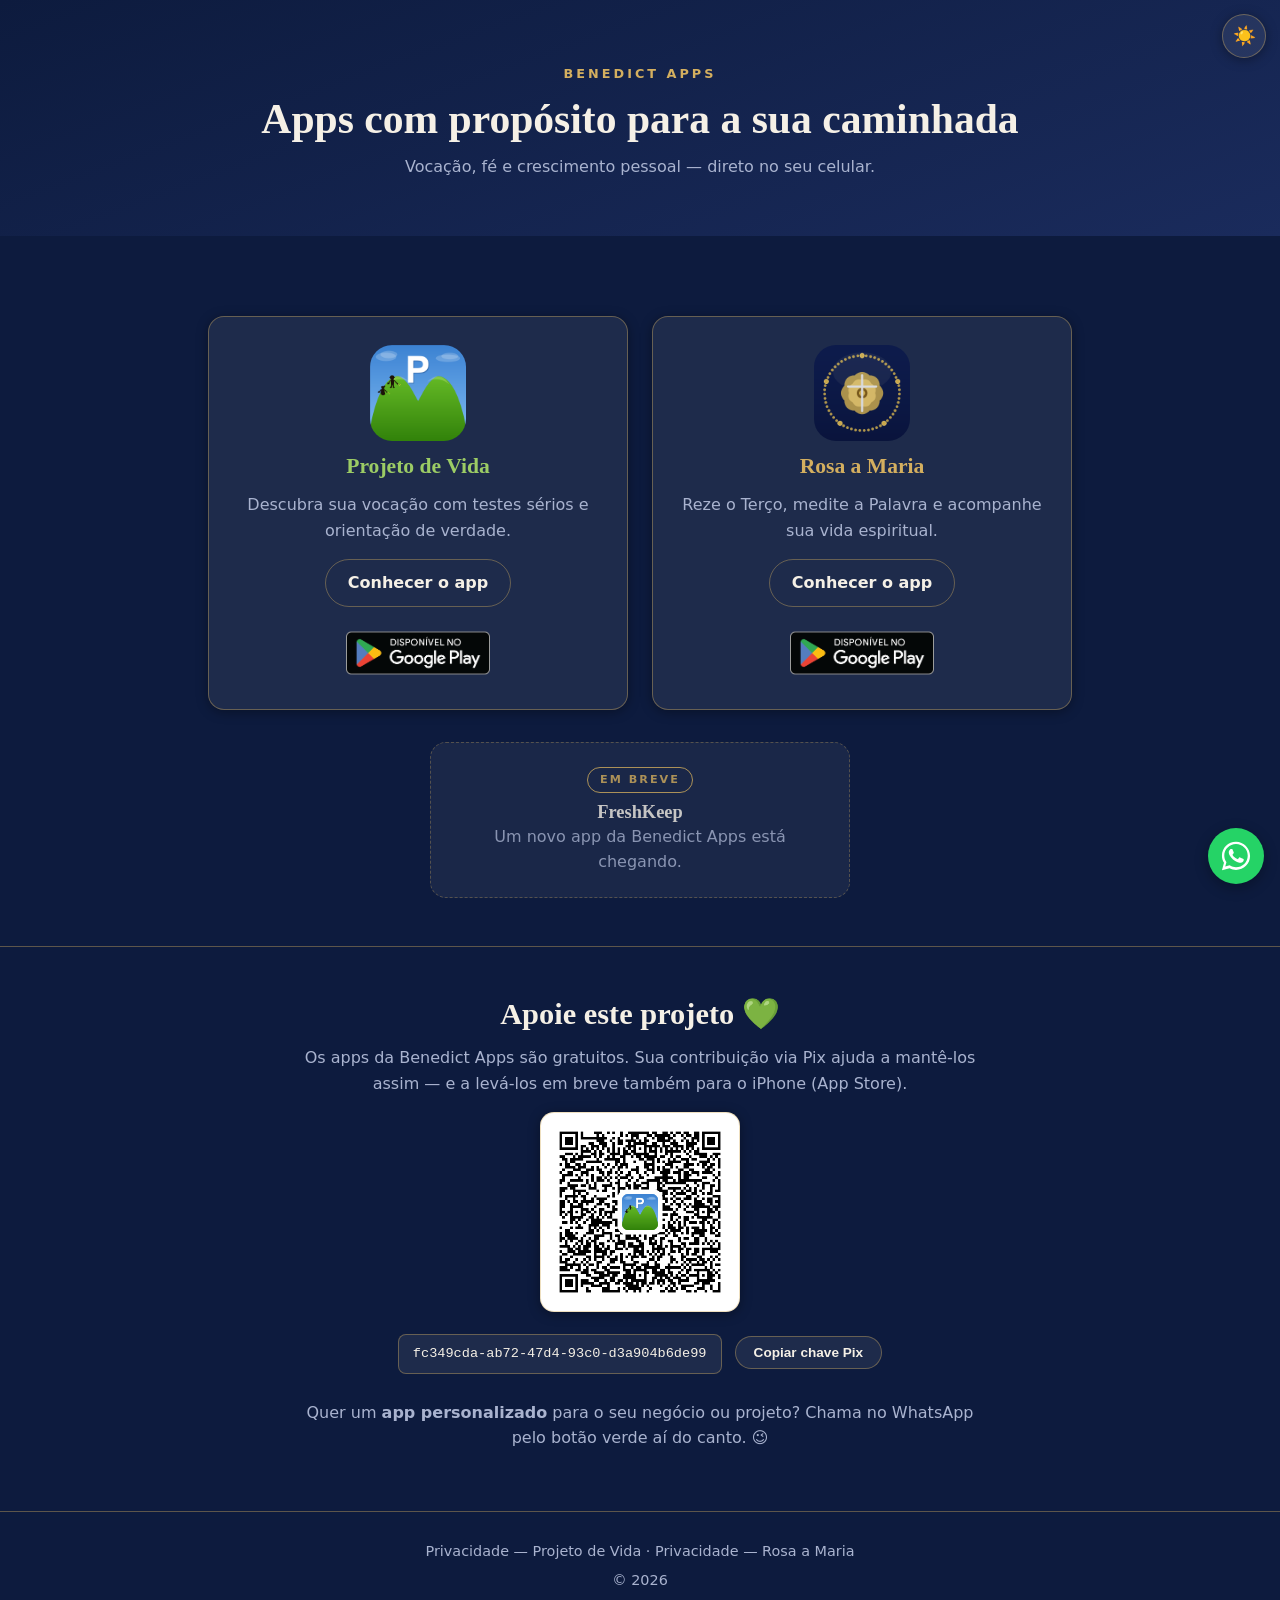
<file: index.html>
<!DOCTYPE html>
<html lang="pt-BR">
<head>
  <meta charset="UTF-8">
  <meta name="viewport" content="width=device-width, initial-scale=1.0">
  <title>Benedict Apps — Apps com propósito</title>
  <meta name="description" content="Apps para vocação, fé e crescimento pessoal: Projeto de Vida (orientação vocacional) e Rosa a Maria (vida de oração católica).">
  <meta property="og:title" content="Benedict Apps — Apps com propósito">
  <meta property="og:description" content="Projeto de Vida e Rosa a Maria: descubra sua vocação e aprofunde sua vida de oração.">
  <meta property="og:image" content="https://benedilson.github.io/assets/img/icon-projeto-de-vida.png">
  <link rel="icon" href="assets/img/icon-projeto-de-vida.png">
  <link rel="stylesheet" href="assets/css/style.css">
</head>
<body class="layout-b tema-marinho">
<main>

  <!-- ===== LAYOUT A: one-page ===== -->
  <div class="home-a">
    <header class="hero">
      <div class="container">
        <div class="marca">Benedict Apps</div>
        <h1>Apps com propósito para a sua caminhada</h1>
        <p>Vocação, fé e crescimento pessoal — direto no seu celular.</p>
      </div>
    </header>

    <section class="secao-app" id="projeto-de-vida">
      <div class="container">
        <div class="cabecalho">
          <img src="assets/img/icon-projeto-de-vida.png" alt="Ícone do app Projeto de Vida">
          <div>
            <h2 class="destaque-pdv">Projeto de Vida</h2>
            <p class="suave" style="margin:0">Orientação vocacional para jovens</p>
          </div>
        </div>
        <p>Você sabe para onde está indo na vida? Descubra seus talentos, entenda seu perfil e escolha um caminho com propósito.</p>
        <ul class="lista-recursos">
          <li>Teste DISC — conheça seu perfil comportamental</li>
          <li>Teste de Holland — descubra suas áreas de interesse</li>
          <li>Carreiras recomendadas para o seu perfil</li>
          <li>Discernimento vocacional — a vida religiosa pode ser um chamado?</li>
        </ul>
        <a class="btn-conhecer" href="projeto-de-vida.html">Saiba mais</a>
        <a class="btn-play" href="https://play.google.com/store/apps/details?id=com.projetovida.app" target="_blank" rel="noopener">
          <img src="assets/img/badge-google-play.png" alt="Disponível no Google Play">
        </a>
      </div>
    </section>

    <section class="secao-app" id="rosa-a-maria">
      <div class="container">
        <div class="cabecalho">
          <img src="assets/img/icon-rosa-a-maria.png" alt="Ícone do app Rosa a Maria">
          <div>
            <h2 class="destaque-rosa">Rosa a Maria</h2>
            <p class="suave" style="margin:0">Acompanhamento espiritual católico</p>
          </div>
        </div>
        <p>Um companheiro para a sua vida de oração, inspirado na devoção a Nossa Senhora.</p>
        <ul class="lista-recursos">
          <li>Terço completo, passo a passo, com os mistérios do dia</li>
          <li>Lectio Divina nos quatro passos tradicionais</li>
          <li>Pedrinhas de Salvação — 7 práticas espirituais diárias</li>
          <li>Diário espiritual — seus dados ficam só no seu aparelho</li>
        </ul>
        <a class="btn-conhecer" href="rosa-a-maria.html">Saiba mais</a>
        <a class="btn-play" href="https://play.google.com/store/apps/details?id=com.rosamistica.rosa_mistica" target="_blank" rel="noopener">
          <img src="assets/img/badge-google-play.png" alt="Disponível no Google Play">
        </a>
      </div>
    </section>

    <section>
      <div class="container">
        <div class="selo-breve">
          <span class="etiqueta">EM BREVE</span>
          <h3>FreshKeep</h3>
          <p class="suave" style="margin:0">Um novo app da Benedict Apps está chegando.</p>
        </div>
      </div>
    </section>
  </div>

  <!-- ===== LAYOUT B: hub (padrão) ===== -->
  <div class="home-b">
    <header class="hero">
      <div class="container">
        <div class="marca">Benedict Apps</div>
        <h1>Apps com propósito para a sua caminhada</h1>
        <p>Vocação, fé e crescimento pessoal — direto no seu celular.</p>
      </div>
    </header>

    <section>
      <div class="container">
        <div class="cards-apps">
          <div class="card-app">
            <img class="icone" src="assets/img/icon-projeto-de-vida.png" alt="Ícone do app Projeto de Vida">
            <h3 class="destaque-pdv">Projeto de Vida</h3>
            <p>Descubra sua vocação com testes sérios e orientação de verdade.</p>
            <a class="btn-conhecer" href="projeto-de-vida.html">Conhecer o app</a>
            <a class="btn-play" href="https://play.google.com/store/apps/details?id=com.projetovida.app" target="_blank" rel="noopener">
              <img src="assets/img/badge-google-play.png" alt="Disponível no Google Play">
            </a>
          </div>
          <div class="card-app">
            <img class="icone" src="assets/img/icon-rosa-a-maria.png" alt="Ícone do app Rosa a Maria">
            <h3 class="destaque-rosa">Rosa a Maria</h3>
            <p>Reze o Terço, medite a Palavra e acompanhe sua vida espiritual.</p>
            <a class="btn-conhecer" href="rosa-a-maria.html">Conhecer o app</a>
            <a class="btn-play" href="https://play.google.com/store/apps/details?id=com.rosamistica.rosa_mistica" target="_blank" rel="noopener">
              <img src="assets/img/badge-google-play.png" alt="Disponível no Google Play">
            </a>
          </div>
        </div>
        <div class="selo-breve">
          <span class="etiqueta">EM BREVE</span>
          <h3>FreshKeep</h3>
          <p class="suave" style="margin:0">Um novo app da Benedict Apps está chegando.</p>
        </div>
      </div>
    </section>
  </div>

  <!-- ===== LAYOUT C: minimalista ===== -->
  <div class="home-c">
    <div class="mini">
      <div class="marca">Benedict Apps</div>
      <h1>Apps com propósito para a sua caminhada</h1>
      <div class="cards-apps">
        <div class="card-app">
          <img class="icone-mini" src="assets/img/icon-projeto-de-vida.png" alt="Ícone do app Projeto de Vida">
          <h3 class="destaque-pdv"><a href="projeto-de-vida.html" style="text-decoration:none">Projeto de Vida</a></h3>
          <a class="btn-play" href="https://play.google.com/store/apps/details?id=com.projetovida.app" target="_blank" rel="noopener">
            <img src="assets/img/badge-google-play.png" alt="Disponível no Google Play">
          </a>
        </div>
        <div class="card-app">
          <img class="icone-mini" src="assets/img/icon-rosa-a-maria.png" alt="Ícone do app Rosa a Maria">
          <h3 class="destaque-rosa"><a href="rosa-a-maria.html" style="text-decoration:none">Rosa a Maria</a></h3>
          <a class="btn-play" href="https://play.google.com/store/apps/details?id=com.rosamistica.rosa_mistica" target="_blank" rel="noopener">
            <img src="assets/img/badge-google-play.png" alt="Disponível no Google Play">
          </a>
        </div>
      </div>
      <p class="suave" style="margin-top:24px">FreshKeep — em breve</p>
    </div>
  </div>

  <!-- ===== Apoio (comum aos 3 layouts) ===== -->
  <section class="apoio">
    <div class="container-estreito">
      <h2>Apoie este projeto 💚</h2>
      <p class="suave">Os apps da Benedict Apps são gratuitos. Sua contribuição via Pix ajuda a mantê-los assim — e a levá-los em breve também para o iPhone (App Store).</p>
      <img class="qr-pix" src="assets/img/pix-qr.png" alt="QR Code Pix para apoiar a Benedict Apps">
      <div>
        <span class="chave-pix">fc349cda-ab72-47d4-93c0-d3a904b6de99</span>
        <button type="button" class="btn-copiar" data-copiar="fc349cda-ab72-47d4-93c0-d3a904b6de99">Copiar chave Pix</button>
      </div>
      <p class="suave" style="margin-top:20px">Quer um <strong>app personalizado</strong> para o seu negócio ou projeto? Chama no WhatsApp pelo botão verde aí do canto. 😉</p>
    </div>
  </section>
</main>

<footer class="rodape">
  <div class="linha">
    <a href="privacidade-projeto-de-vida.html">Privacidade — Projeto de Vida</a> ·
    <a href="privacidade-rosa-a-maria.html">Privacidade — Rosa a Maria</a>
  </div>
  <div class="linha">© <span class="ano-atual">2026</span></div>
</footer>

<script src="assets/js/config.js"></script>
</body>
</html>
</file>
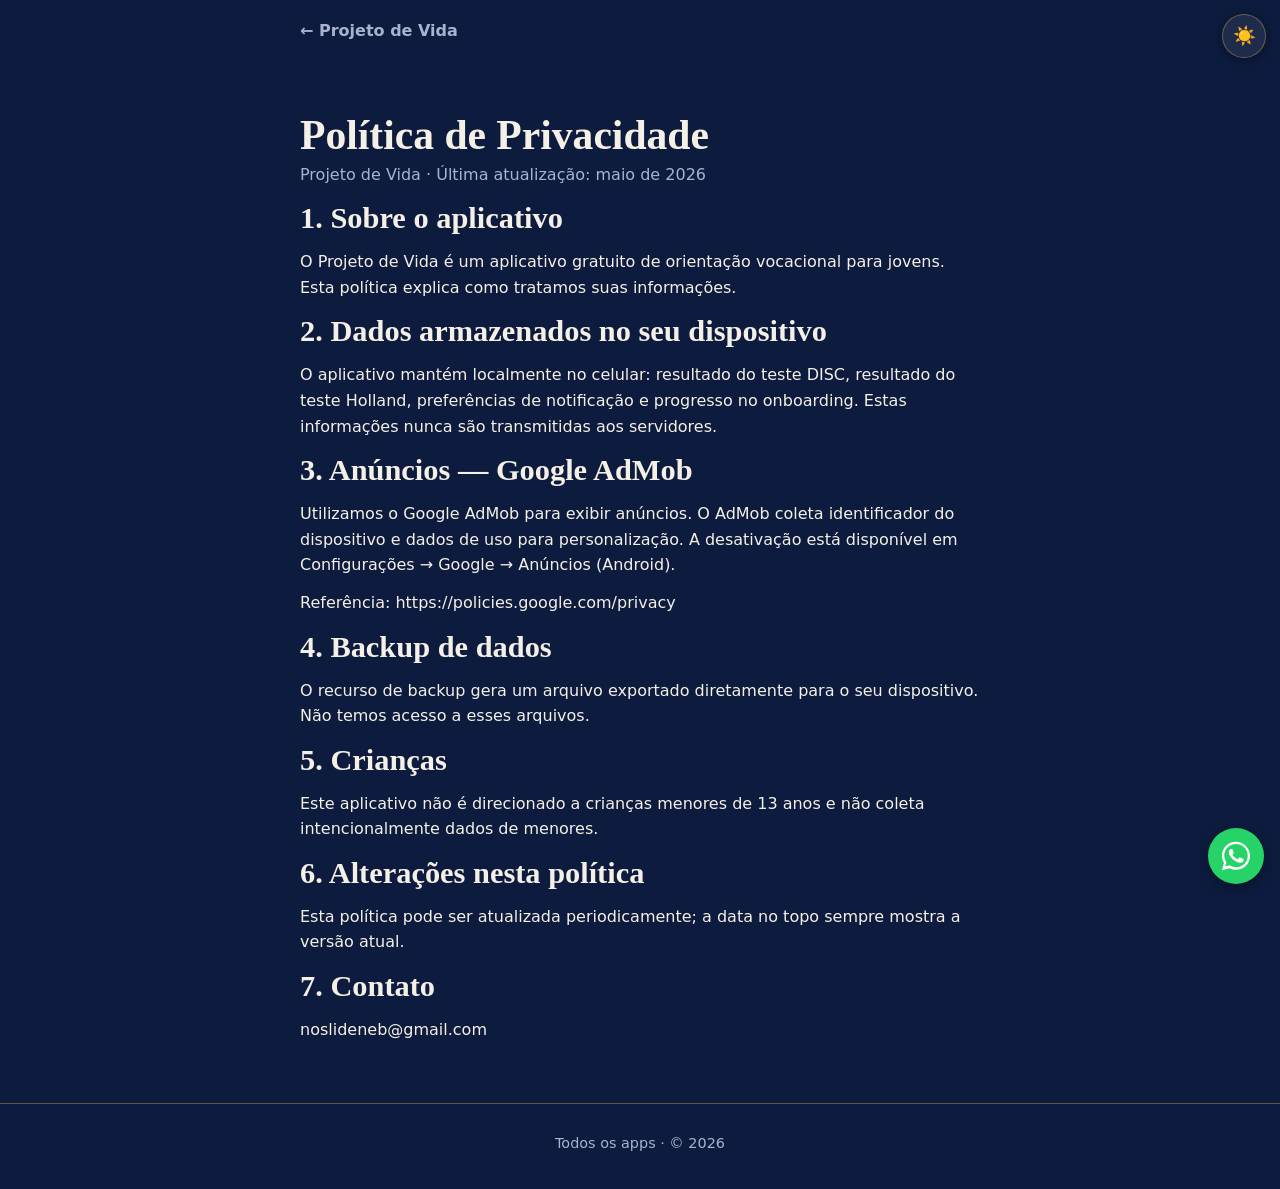
<file: privacidade-projeto-de-vida.html>
<!DOCTYPE html>
<html lang="pt-BR">
<head>
  <meta charset="UTF-8">
  <meta name="viewport" content="width=device-width, initial-scale=1.0">
  <title>Política de Privacidade — Projeto de Vida</title>
  <meta name="description" content="Política de privacidade do aplicativo Projeto de Vida (Benedict Apps).">
  <meta name="robots" content="noindex">
  <link rel="icon" href="assets/img/icon-projeto-de-vida.png">
  <link rel="stylesheet" href="assets/css/style.css">
</head>
<body class="layout-b tema-marinho">
<main>
  <nav class="nav-topo">
    <div class="container-estreito"><a href="projeto-de-vida.html">← Projeto de Vida</a></div>
  </nav>

  <section>
    <div class="container-estreito">
      <h1>Política de Privacidade</h1>
      <p class="suave">Projeto de Vida · Última atualização: maio de 2026</p>

      <h2>1. Sobre o aplicativo</h2>
      <p>O Projeto de Vida é um aplicativo gratuito de orientação vocacional para jovens. Esta política explica como tratamos suas informações.</p>

      <h2>2. Dados armazenados no seu dispositivo</h2>
      <p>O aplicativo mantém localmente no celular: resultado do teste DISC, resultado do teste Holland, preferências de notificação e progresso no onboarding. Estas informações nunca são transmitidas aos servidores.</p>

      <h2>3. Anúncios — Google AdMob</h2>
      <p>Utilizamos o Google AdMob para exibir anúncios. O AdMob coleta identificador do dispositivo e dados de uso para personalização. A desativação está disponível em Configurações → Google → Anúncios (Android).</p>
      <p>Referência: <a href="https://policies.google.com/privacy" target="_blank" rel="noopener">https://policies.google.com/privacy</a></p>

      <h2>4. Backup de dados</h2>
      <p>O recurso de backup gera um arquivo exportado diretamente para o seu dispositivo. Não temos acesso a esses arquivos.</p>

      <h2>5. Crianças</h2>
      <p>Este aplicativo não é direcionado a crianças menores de 13 anos e não coleta intencionalmente dados de menores.</p>

      <h2>6. Alterações nesta política</h2>
      <p>Esta política pode ser atualizada periodicamente; a data no topo sempre mostra a versão atual.</p>

      <h2>7. Contato</h2>
      <p><a href="mailto:noslideneb@gmail.com">noslideneb@gmail.com</a></p>
    </div>
  </section>
</main>

<footer class="rodape">
  <div class="linha"><a href="index.html">Todos os apps</a> · © <span class="ano-atual">2026</span></div>
</footer>

<script src="assets/js/config.js"></script>
</body>
</html>
</file>
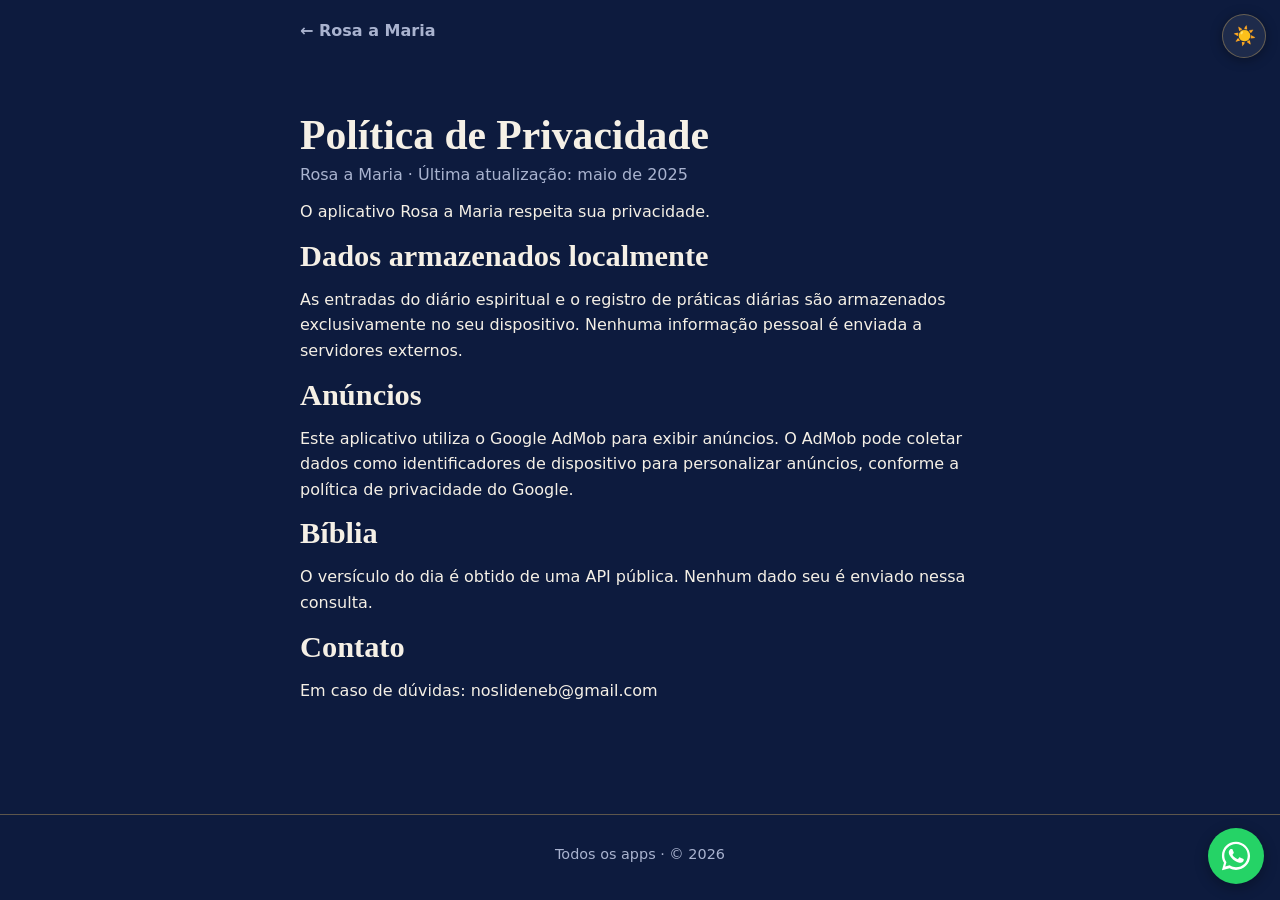
<file: privacidade-rosa-a-maria.html>
<!DOCTYPE html>
<html lang="pt-BR">
<head>
  <meta charset="UTF-8">
  <meta name="viewport" content="width=device-width, initial-scale=1.0">
  <title>Política de Privacidade — Rosa a Maria</title>
  <meta name="description" content="Política de privacidade do aplicativo Rosa a Maria (Benedict Apps).">
  <meta name="robots" content="noindex">
  <link rel="icon" href="assets/img/icon-rosa-a-maria.png">
  <link rel="stylesheet" href="assets/css/style.css">
</head>
<body class="layout-b tema-marinho">
<main>
  <nav class="nav-topo">
    <div class="container-estreito"><a href="rosa-a-maria.html">← Rosa a Maria</a></div>
  </nav>

  <section>
    <div class="container-estreito">
      <h1>Política de Privacidade</h1>
      <p class="suave">Rosa a Maria · Última atualização: maio de 2025</p>

      <p>O aplicativo Rosa a Maria respeita sua privacidade.</p>

      <h2>Dados armazenados localmente</h2>
      <p>As entradas do diário espiritual e o registro de práticas diárias são armazenados exclusivamente no seu dispositivo. Nenhuma informação pessoal é enviada a servidores externos.</p>

      <h2>Anúncios</h2>
      <p>Este aplicativo utiliza o Google AdMob para exibir anúncios. O AdMob pode coletar dados como identificadores de dispositivo para personalizar anúncios, conforme a <a href="https://policies.google.com/privacy" target="_blank" rel="noopener">política de privacidade do Google</a>.</p>

      <h2>Bíblia</h2>
      <p>O versículo do dia é obtido de uma API pública. Nenhum dado seu é enviado nessa consulta.</p>

      <h2>Contato</h2>
      <p>Em caso de dúvidas: <a href="mailto:noslideneb@gmail.com">noslideneb@gmail.com</a></p>
    </div>
  </section>
</main>

<footer class="rodape">
  <div class="linha"><a href="index.html">Todos os apps</a> · © <span class="ano-atual">2026</span></div>
</footer>

<script src="assets/js/config.js"></script>
</body>
</html>
</file>
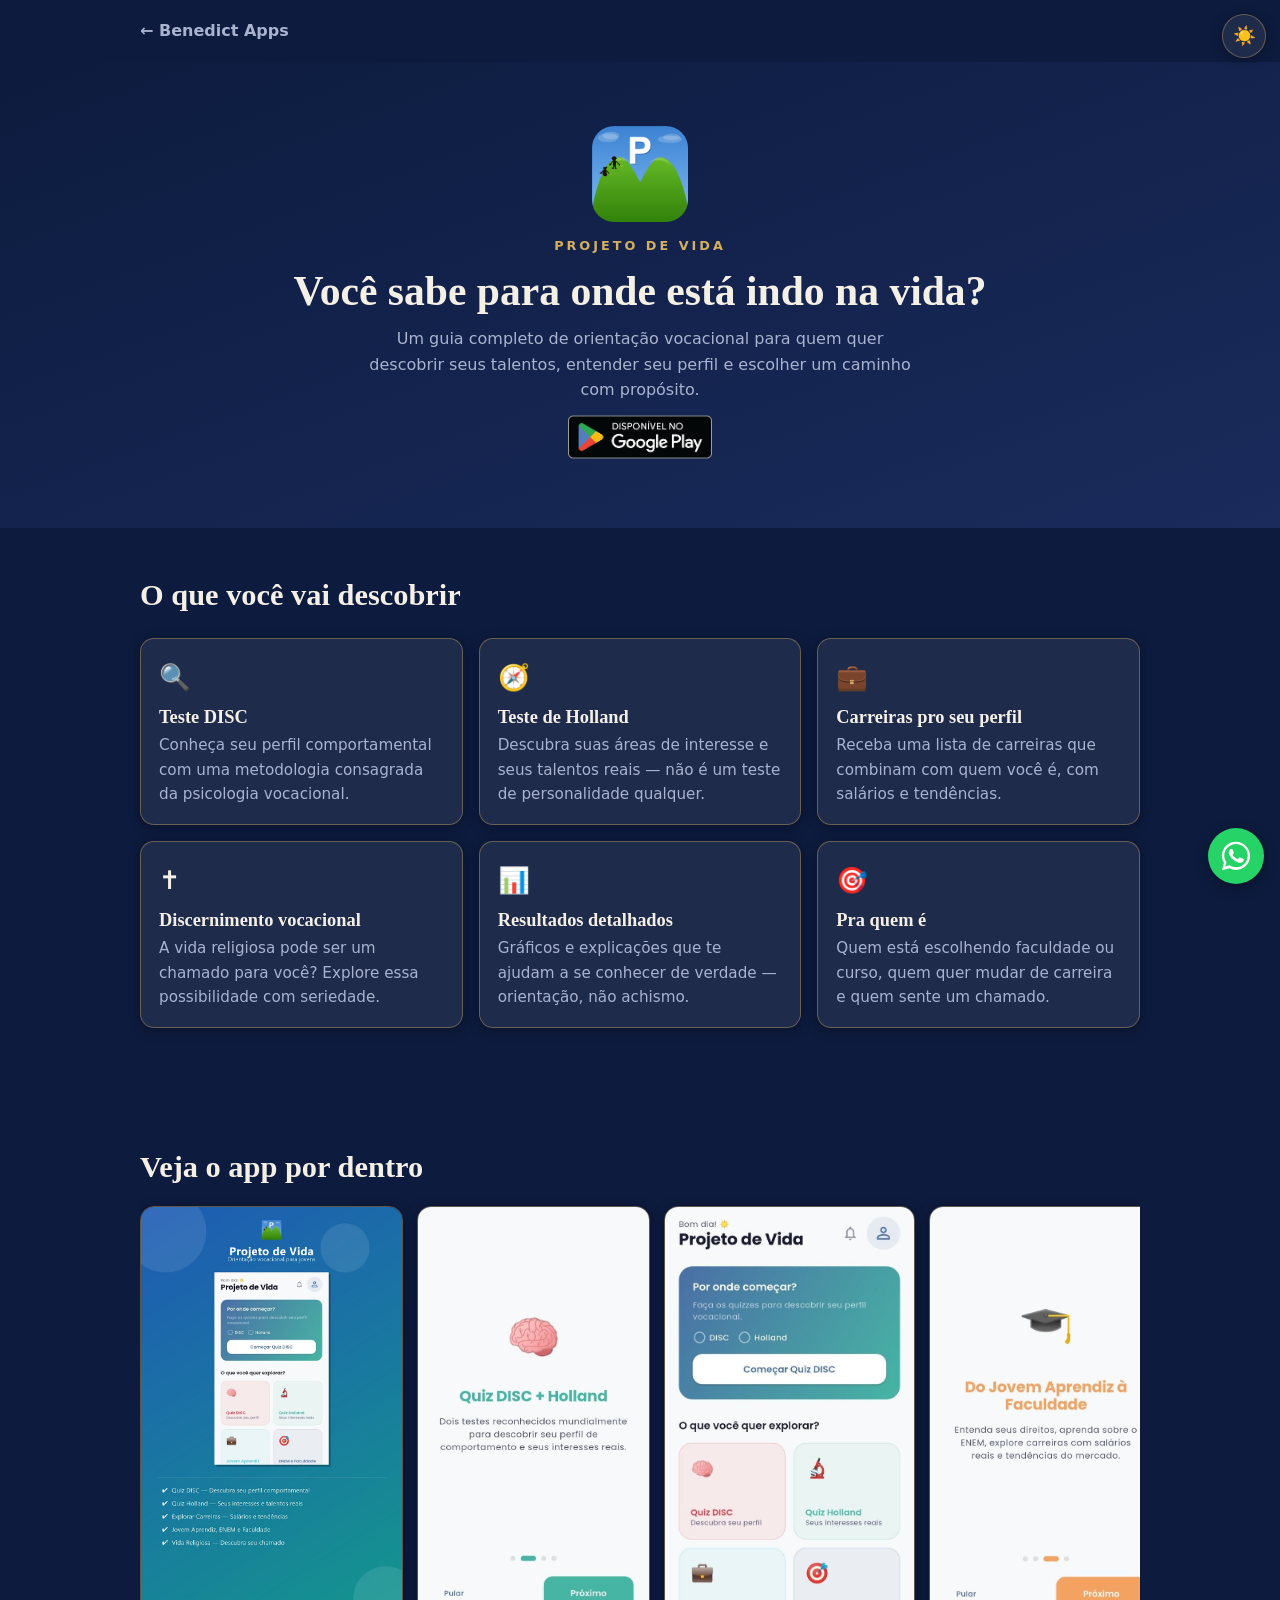
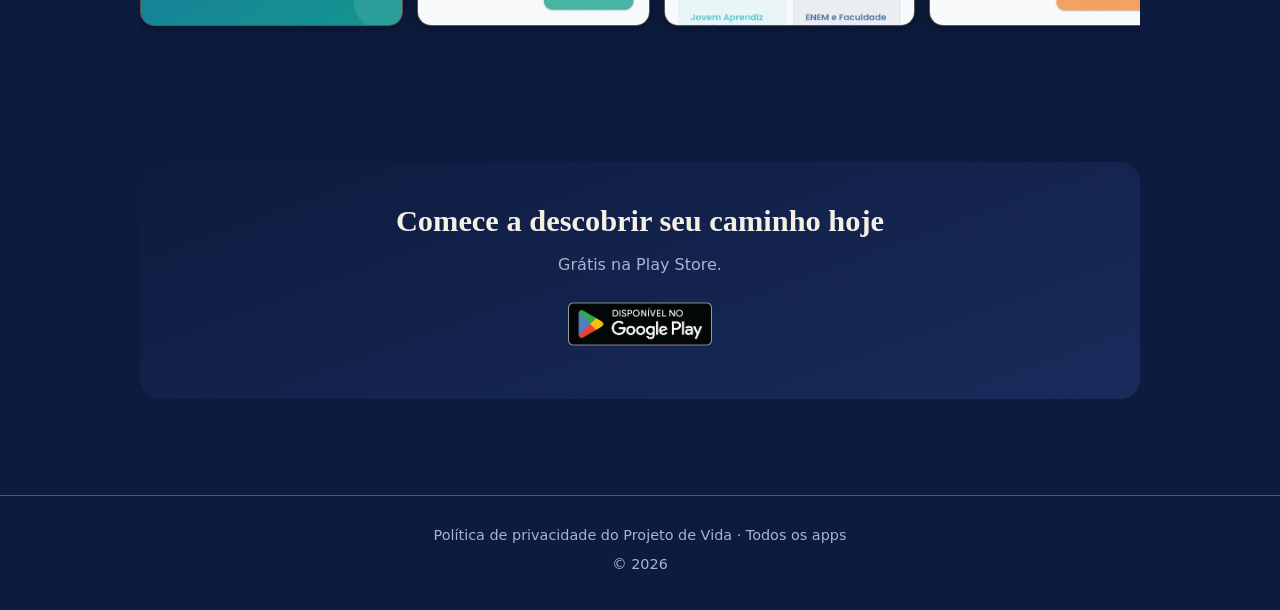
<file: projeto-de-vida.html>
<!DOCTYPE html>
<html lang="pt-BR">
<head>
  <meta charset="UTF-8">
  <meta name="viewport" content="width=device-width, initial-scale=1.0">
  <title>Projeto de Vida — descubra sua vocação | Benedict Apps</title>
  <meta name="description" content="Guia completo de orientação vocacional: testes DISC e Holland, carreiras recomendadas e discernimento vocacional. Grátis no Google Play.">
  <meta property="og:title" content="Projeto de Vida — descubra sua vocação">
  <meta property="og:description" content="Testes DISC e Holland, carreiras pro seu perfil e discernimento vocacional.">
  <meta property="og:image" content="https://benedilson.github.io/assets/img/icon-projeto-de-vida.png">
  <link rel="icon" href="assets/img/icon-projeto-de-vida.png">
  <link rel="stylesheet" href="assets/css/style.css">
</head>
<body class="layout-b tema-marinho">
<main>
  <nav class="nav-topo">
    <div class="container"><a href="index.html">← Benedict Apps</a></div>
  </nav>

  <header class="hero">
    <div class="container">
      <img src="assets/img/icon-projeto-de-vida.png" alt="Ícone do app Projeto de Vida" style="width:96px;height:96px;border-radius:22px;margin:0 auto 14px">
      <div class="marca">Projeto de Vida</div>
      <h1>Você sabe para onde está indo na vida?</h1>
      <p>Um guia completo de orientação vocacional para quem quer descobrir seus talentos, entender seu perfil e escolher um caminho com propósito.</p>
      <a class="btn-play" href="https://play.google.com/store/apps/details?id=com.projetovida.app" target="_blank" rel="noopener">
        <img src="assets/img/badge-google-play.png" alt="Disponível no Google Play">
      </a>
    </div>
  </header>

  <section>
    <div class="container">
      <h2>O que você vai descobrir</h2>
      <div class="grid-recursos">
        <div class="recurso">
          <span class="emoji">🔍</span>
          <h3>Teste DISC</h3>
          <p>Conheça seu perfil comportamental com uma metodologia consagrada da psicologia vocacional.</p>
        </div>
        <div class="recurso">
          <span class="emoji">🧭</span>
          <h3>Teste de Holland</h3>
          <p>Descubra suas áreas de interesse e seus talentos reais — não é um teste de personalidade qualquer.</p>
        </div>
        <div class="recurso">
          <span class="emoji">💼</span>
          <h3>Carreiras pro seu perfil</h3>
          <p>Receba uma lista de carreiras que combinam com quem você é, com salários e tendências.</p>
        </div>
        <div class="recurso">
          <span class="emoji">✝️</span>
          <h3>Discernimento vocacional</h3>
          <p>A vida religiosa pode ser um chamado para você? Explore essa possibilidade com seriedade.</p>
        </div>
        <div class="recurso">
          <span class="emoji">📊</span>
          <h3>Resultados detalhados</h3>
          <p>Gráficos e explicações que te ajudam a se conhecer de verdade — orientação, não achismo.</p>
        </div>
        <div class="recurso">
          <span class="emoji">🎯</span>
          <h3>Pra quem é</h3>
          <p>Quem está escolhendo faculdade ou curso, quem quer mudar de carreira e quem sente um chamado.</p>
        </div>
      </div>
    </div>
  </section>

  <section>
    <div class="container">
      <h2>Veja o app por dentro</h2>
      <div class="shots">
        <img src="assets/img/shots/pdv-1.png" alt="Tela inicial do Projeto de Vida com os quizzes DISC e Holland">
        <img src="assets/img/shots/pdv-2.png" alt="Tela do Projeto de Vida">
        <img src="assets/img/shots/pdv-3.png" alt="Tela do Projeto de Vida">
        <img src="assets/img/shots/pdv-4.png" alt="Tela do Projeto de Vida">
      </div>
    </div>
  </section>

  <section>
    <div class="container">
      <div class="cta-final">
        <h2>Comece a descobrir seu caminho hoje</h2>
        <p class="suave">Grátis na Play Store.</p>
        <a class="btn-play" href="https://play.google.com/store/apps/details?id=com.projetovida.app" target="_blank" rel="noopener">
          <img src="assets/img/badge-google-play.png" alt="Disponível no Google Play" style="margin:0 auto">
        </a>
      </div>
    </div>
  </section>
</main>

<footer class="rodape">
  <div class="linha"><a href="privacidade-projeto-de-vida.html">Política de privacidade do Projeto de Vida</a> · <a href="index.html">Todos os apps</a></div>
  <div class="linha">© <span class="ano-atual">2026</span></div>
</footer>

<script src="assets/js/config.js"></script>
</body>
</html>
</file>
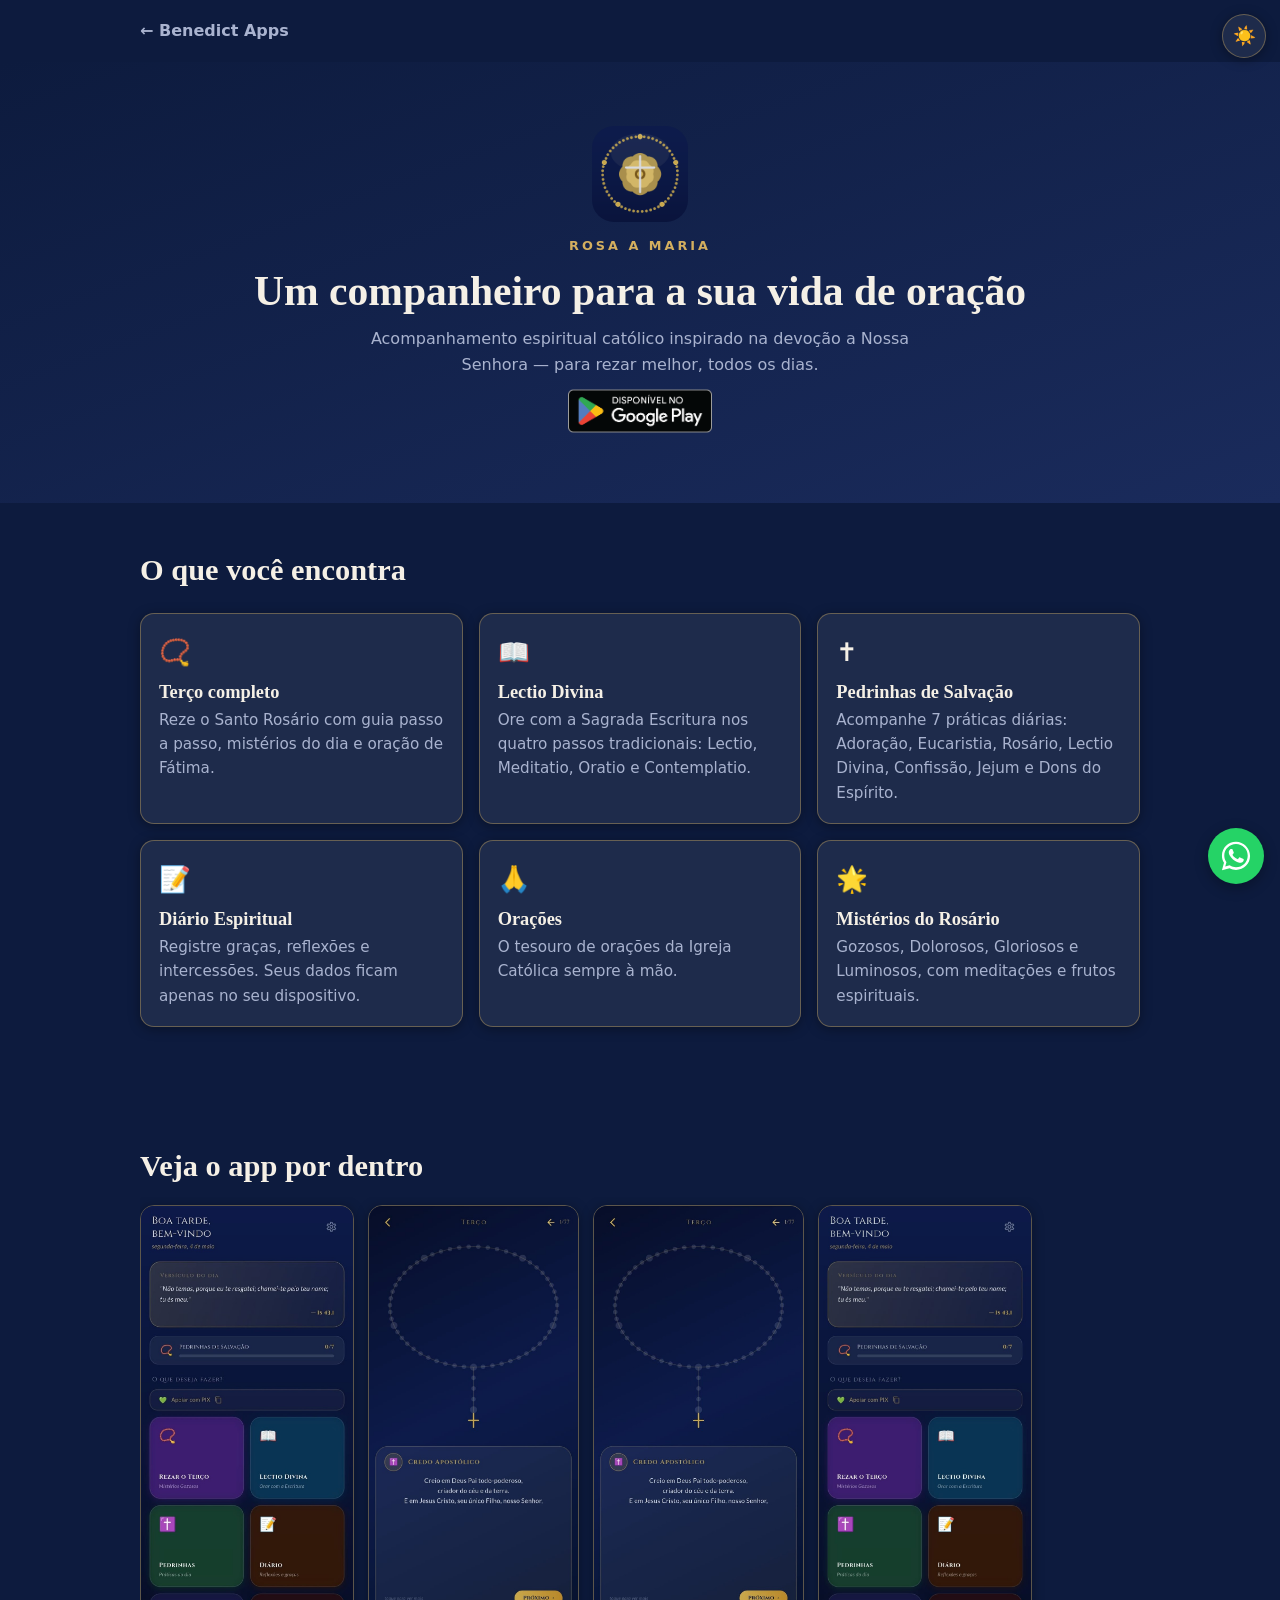
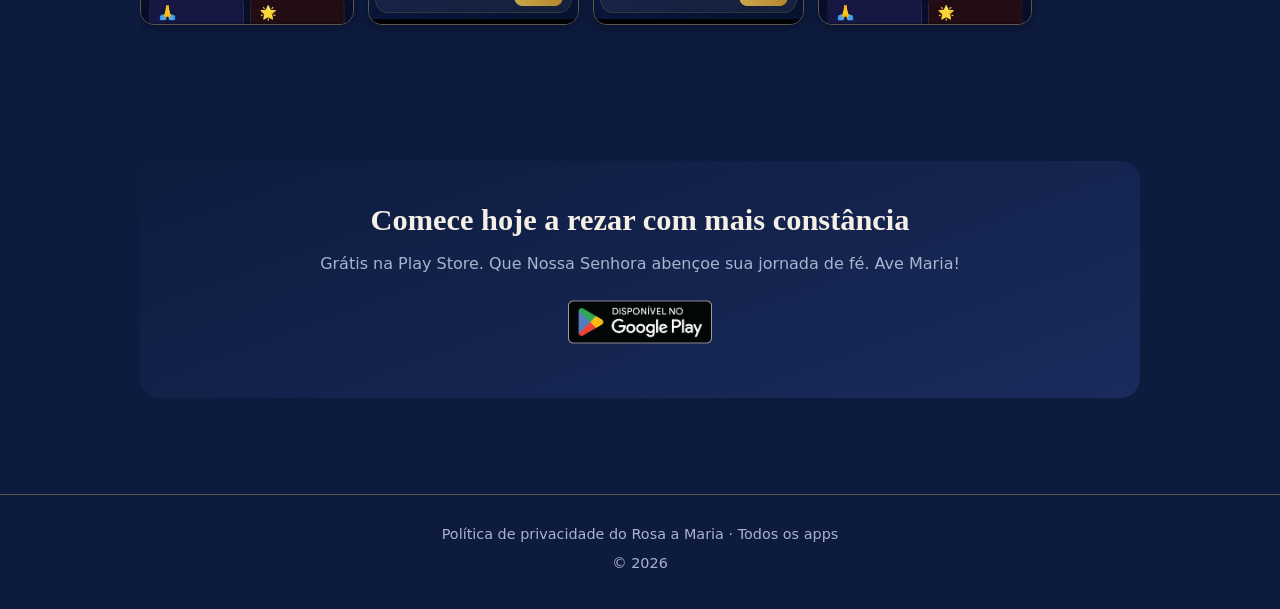
<file: rosa-a-maria.html>
<!DOCTYPE html>
<html lang="pt-BR">
<head>
  <meta charset="UTF-8">
  <meta name="viewport" content="width=device-width, initial-scale=1.0">
  <title>Rosa a Maria — vida de oração católica | Benedict Apps</title>
  <meta name="description" content="Terço passo a passo, Lectio Divina, Pedrinhas de Salvação e diário espiritual. Acompanhamento espiritual católico inspirado na devoção a Nossa Senhora.">
  <meta property="og:title" content="Rosa a Maria — vida de oração católica">
  <meta property="og:description" content="Terço, Lectio Divina, diário espiritual e práticas da vida católica.">
  <meta property="og:image" content="https://benedilson.github.io/assets/img/icon-rosa-a-maria.png">
  <link rel="icon" href="assets/img/icon-rosa-a-maria.png">
  <link rel="stylesheet" href="assets/css/style.css">
</head>
<body class="layout-b tema-marinho">
<main>
  <nav class="nav-topo">
    <div class="container"><a href="index.html">← Benedict Apps</a></div>
  </nav>

  <header class="hero">
    <div class="container">
      <img src="assets/img/icon-rosa-a-maria.png" alt="Ícone do app Rosa a Maria" style="width:96px;height:96px;border-radius:22px;margin:0 auto 14px">
      <div class="marca">Rosa a Maria</div>
      <h1>Um companheiro para a sua vida de oração</h1>
      <p>Acompanhamento espiritual católico inspirado na devoção a Nossa Senhora — para rezar melhor, todos os dias.</p>
      <a class="btn-play" href="https://play.google.com/store/apps/details?id=com.rosamistica.rosa_mistica" target="_blank" rel="noopener">
        <img src="assets/img/badge-google-play.png" alt="Disponível no Google Play">
      </a>
    </div>
  </header>

  <section>
    <div class="container">
      <h2>O que você encontra</h2>
      <div class="grid-recursos">
        <div class="recurso">
          <span class="emoji">📿</span>
          <h3>Terço completo</h3>
          <p>Reze o Santo Rosário com guia passo a passo, mistérios do dia e oração de Fátima.</p>
        </div>
        <div class="recurso">
          <span class="emoji">📖</span>
          <h3>Lectio Divina</h3>
          <p>Ore com a Sagrada Escritura nos quatro passos tradicionais: Lectio, Meditatio, Oratio e Contemplatio.</p>
        </div>
        <div class="recurso">
          <span class="emoji">✝️</span>
          <h3>Pedrinhas de Salvação</h3>
          <p>Acompanhe 7 práticas diárias: Adoração, Eucaristia, Rosário, Lectio Divina, Confissão, Jejum e Dons do Espírito.</p>
        </div>
        <div class="recurso">
          <span class="emoji">📝</span>
          <h3>Diário Espiritual</h3>
          <p>Registre graças, reflexões e intercessões. Seus dados ficam apenas no seu dispositivo.</p>
        </div>
        <div class="recurso">
          <span class="emoji">🙏</span>
          <h3>Orações</h3>
          <p>O tesouro de orações da Igreja Católica sempre à mão.</p>
        </div>
        <div class="recurso">
          <span class="emoji">🌟</span>
          <h3>Mistérios do Rosário</h3>
          <p>Gozosos, Dolorosos, Gloriosos e Luminosos, com meditações e frutos espirituais.</p>
        </div>
      </div>
    </div>
  </section>

  <section>
    <div class="container">
      <h2>Veja o app por dentro</h2>
      <div class="shots">
        <img src="assets/img/shots/rosa-1.png" alt="Tela inicial do Rosa a Maria com versículo do dia e práticas">
        <img src="assets/img/shots/rosa-2.png" alt="Tela do Rosa a Maria">
        <img src="assets/img/shots/rosa-3.png" alt="Tela do Rosa a Maria">
        <img src="assets/img/shots/rosa-4.png" alt="Tela do Rosa a Maria">
      </div>
    </div>
  </section>

  <section>
    <div class="container">
      <div class="cta-final">
        <h2>Comece hoje a rezar com mais constância</h2>
        <p class="suave">Grátis na Play Store. Que Nossa Senhora abençoe sua jornada de fé. Ave Maria!</p>
        <a class="btn-play" href="https://play.google.com/store/apps/details?id=com.rosamistica.rosa_mistica" target="_blank" rel="noopener">
          <img src="assets/img/badge-google-play.png" alt="Disponível no Google Play" style="margin:0 auto">
        </a>
      </div>
    </div>
  </section>
</main>

<footer class="rodape">
  <div class="linha"><a href="privacidade-rosa-a-maria.html">Política de privacidade do Rosa a Maria</a> · <a href="index.html">Todos os apps</a></div>
  <div class="linha">© <span class="ano-atual">2026</span></div>
</footer>

<script src="assets/js/config.js"></script>
</body>
</html>
</file>
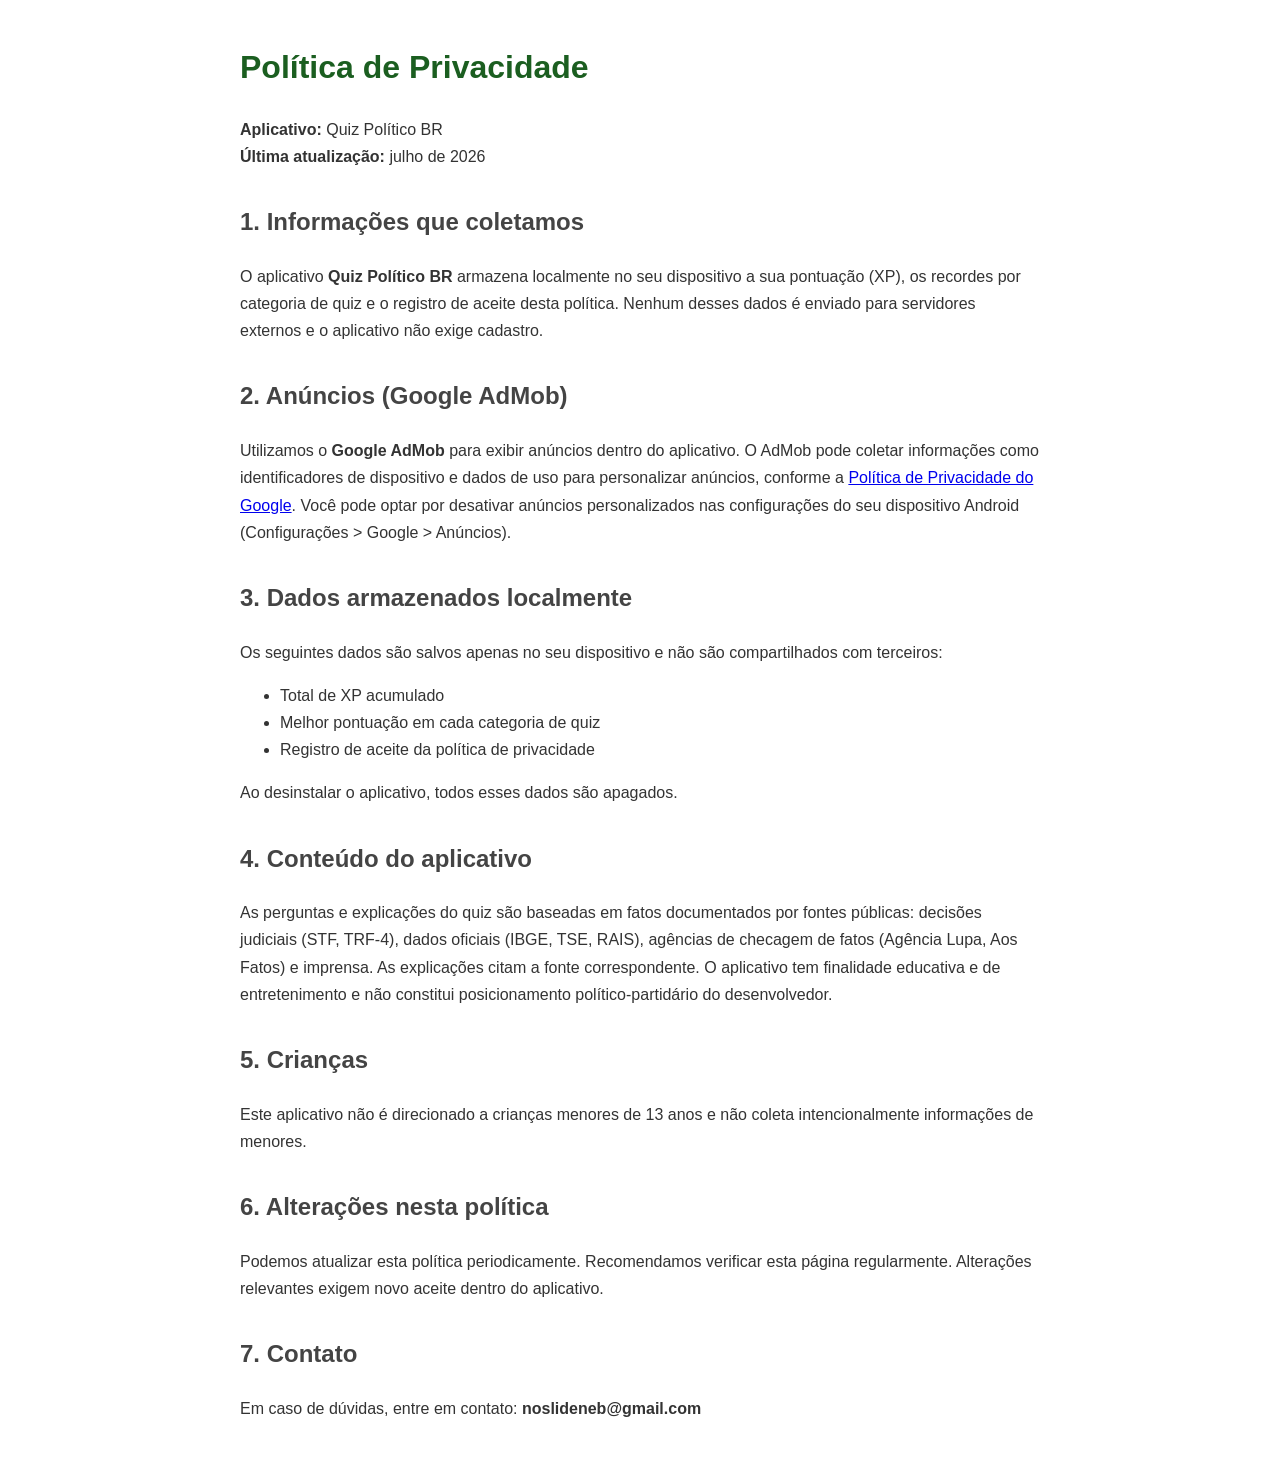
<file: politicas/quiz-politico-br.html>
<!DOCTYPE html>
<html lang="pt-BR">
<head>
  <meta charset="UTF-8">
  <meta name="viewport" content="width=device-width, initial-scale=1.0">
  <title>Política de Privacidade — Quiz Político BR</title>
  <style>
    body { font-family: Arial, sans-serif; max-width: 800px; margin: 40px auto; padding: 0 20px; color: #333; line-height: 1.7; }
    h1 { color: #1B5E20; }
    h2 { color: #444; margin-top: 32px; }
    p { margin: 12px 0; }
  </style>
</head>
<body>
  <h1>Política de Privacidade</h1>
  <p><strong>Aplicativo:</strong> Quiz Político BR<br>
     <strong>Última atualização:</strong> julho de 2026</p>

  <h2>1. Informações que coletamos</h2>
  <p>O aplicativo <strong>Quiz Político BR</strong> armazena localmente no seu dispositivo a sua pontuação (XP), os recordes por categoria de quiz e o registro de aceite desta política. Nenhum desses dados é enviado para servidores externos e o aplicativo não exige cadastro.</p>

  <h2>2. Anúncios (Google AdMob)</h2>
  <p>Utilizamos o <strong>Google AdMob</strong> para exibir anúncios dentro do aplicativo. O AdMob pode coletar informações como identificadores de dispositivo e dados de uso para personalizar anúncios, conforme a <a href="https://policies.google.com/privacy">Política de Privacidade do Google</a>. Você pode optar por desativar anúncios personalizados nas configurações do seu dispositivo Android (Configurações &gt; Google &gt; Anúncios).</p>

  <h2>3. Dados armazenados localmente</h2>
  <p>Os seguintes dados são salvos apenas no seu dispositivo e não são compartilhados com terceiros:</p>
  <ul>
    <li>Total de XP acumulado</li>
    <li>Melhor pontuação em cada categoria de quiz</li>
    <li>Registro de aceite da política de privacidade</li>
  </ul>
  <p>Ao desinstalar o aplicativo, todos esses dados são apagados.</p>

  <h2>4. Conteúdo do aplicativo</h2>
  <p>As perguntas e explicações do quiz são baseadas em fatos documentados por fontes públicas: decisões judiciais (STF, TRF-4), dados oficiais (IBGE, TSE, RAIS), agências de checagem de fatos (Agência Lupa, Aos Fatos) e imprensa. As explicações citam a fonte correspondente. O aplicativo tem finalidade educativa e de entretenimento e não constitui posicionamento político-partidário do desenvolvedor.</p>

  <h2>5. Crianças</h2>
  <p>Este aplicativo não é direcionado a crianças menores de 13 anos e não coleta intencionalmente informações de menores.</p>

  <h2>6. Alterações nesta política</h2>
  <p>Podemos atualizar esta política periodicamente. Recomendamos verificar esta página regularmente. Alterações relevantes exigem novo aceite dentro do aplicativo.</p>

  <h2>7. Contato</h2>
  <p>Em caso de dúvidas, entre em contato: <strong>noslideneb@gmail.com</strong></p>
</body>
</html>
</file>
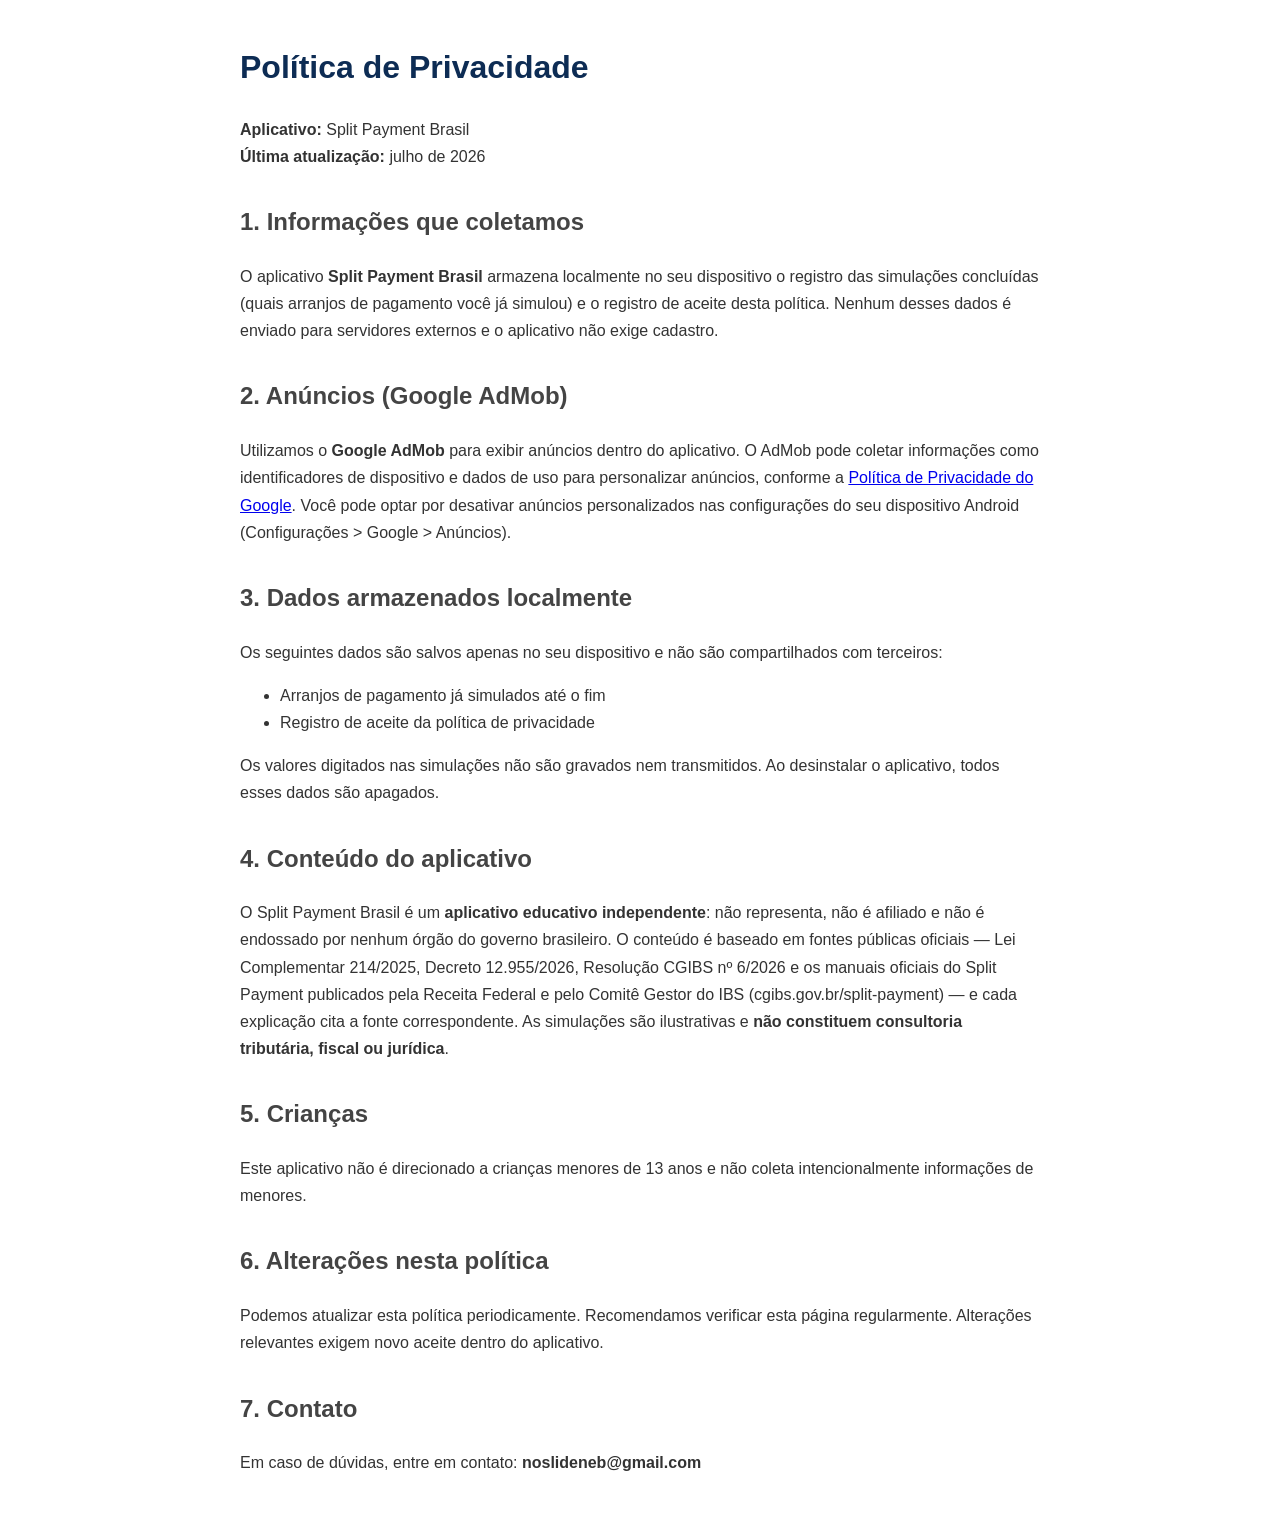
<file: politicas/split-payment-brasil.html>
<!DOCTYPE html>
<html lang="pt-BR">
<head>
  <meta charset="UTF-8">
  <meta name="viewport" content="width=device-width, initial-scale=1.0">
  <title>Política de Privacidade — Split Payment Brasil</title>
  <style>
    body { font-family: Arial, sans-serif; max-width: 800px; margin: 40px auto; padding: 0 20px; color: #333; line-height: 1.7; }
    h1 { color: #0D2C54; }
    h2 { color: #444; margin-top: 32px; }
    p { margin: 12px 0; }
  </style>
</head>
<body>
  <h1>Política de Privacidade</h1>
  <p><strong>Aplicativo:</strong> Split Payment Brasil<br>
     <strong>Última atualização:</strong> julho de 2026</p>

  <h2>1. Informações que coletamos</h2>
  <p>O aplicativo <strong>Split Payment Brasil</strong> armazena localmente no seu dispositivo o registro das simulações concluídas (quais arranjos de pagamento você já simulou) e o registro de aceite desta política. Nenhum desses dados é enviado para servidores externos e o aplicativo não exige cadastro.</p>

  <h2>2. Anúncios (Google AdMob)</h2>
  <p>Utilizamos o <strong>Google AdMob</strong> para exibir anúncios dentro do aplicativo. O AdMob pode coletar informações como identificadores de dispositivo e dados de uso para personalizar anúncios, conforme a <a href="https://policies.google.com/privacy">Política de Privacidade do Google</a>. Você pode optar por desativar anúncios personalizados nas configurações do seu dispositivo Android (Configurações &gt; Google &gt; Anúncios).</p>

  <h2>3. Dados armazenados localmente</h2>
  <p>Os seguintes dados são salvos apenas no seu dispositivo e não são compartilhados com terceiros:</p>
  <ul>
    <li>Arranjos de pagamento já simulados até o fim</li>
    <li>Registro de aceite da política de privacidade</li>
  </ul>
  <p>Os valores digitados nas simulações não são gravados nem transmitidos. Ao desinstalar o aplicativo, todos esses dados são apagados.</p>

  <h2>4. Conteúdo do aplicativo</h2>
  <p>O Split Payment Brasil é um <strong>aplicativo educativo independente</strong>: não representa, não é afiliado e não é endossado por nenhum órgão do governo brasileiro. O conteúdo é baseado em fontes públicas oficiais — Lei Complementar 214/2025, Decreto 12.955/2026, Resolução CGIBS nº 6/2026 e os manuais oficiais do Split Payment publicados pela Receita Federal e pelo Comitê Gestor do IBS (cgibs.gov.br/split-payment) — e cada explicação cita a fonte correspondente. As simulações são ilustrativas e <strong>não constituem consultoria tributária, fiscal ou jurídica</strong>.</p>

  <h2>5. Crianças</h2>
  <p>Este aplicativo não é direcionado a crianças menores de 13 anos e não coleta intencionalmente informações de menores.</p>

  <h2>6. Alterações nesta política</h2>
  <p>Podemos atualizar esta política periodicamente. Recomendamos verificar esta página regularmente. Alterações relevantes exigem novo aceite dentro do aplicativo.</p>

  <h2>7. Contato</h2>
  <p>Em caso de dúvidas, entre em contato: <strong>noslideneb@gmail.com</strong></p>
</body>
</html>
</file>
<file: assets/css/style.css>
/* ===== Reset básico ===== */
*,*::before,*::after{box-sizing:border-box;margin:0;padding:0}
img{max-width:100%;display:block}
a{color:inherit;text-decoration:none}

/* ===== Temas (variáveis) ===== */
body.tema-claro{
  --fundo:#faf6ef; --fundo-hero:#faf6ef;
  --texto:#2b2b2b; --texto-suave:#6b6b6b;
  --card:#ffffff; --borda:#e4dcc8;
  --marca:#8a7a5c; --pdv:#2e7d32; --rosa:#1a237e; --ouro:#b8935a;
  --sombra:0 2px 8px rgba(0,0,0,.07);
  --fonte-titulo:Georgia,'Times New Roman',serif;
}
body.tema-marinho{
  --fundo:#0d1b3e; --fundo-hero:linear-gradient(160deg,#0d1b3e,#1a2b5c);
  --texto:#f5f0e6; --texto-suave:#a9b3cf;
  --card:rgba(255,255,255,.07); --borda:rgba(212,175,95,.4);
  --marca:#d4af5f; --pdv:#9ccc65; --rosa:#d4af5f; --ouro:#d4af5f;
  --sombra:0 2px 12px rgba(0,0,0,.35);
  --fonte-titulo:Georgia,'Times New Roman',serif;
}
body.tema-vibrante{
  --fundo:#ffffff; --fundo-hero:linear-gradient(135deg,#e8f5e9,#e3f2fd);
  --texto:#111111; --texto-suave:#555555;
  --card:#f6f8fb; --borda:#e0e6ef;
  --marca:#1565c0; --pdv:#2e7d32; --rosa:#283593; --ouro:#f9a825;
  --sombra:0 4px 14px rgba(21,101,192,.12);
  --fonte-titulo:system-ui,'Segoe UI',Arial,sans-serif;
}
body{
  background:var(--fundo);color:var(--texto);
  font-family:system-ui,'Segoe UI',Arial,sans-serif;line-height:1.6;
  min-height:100vh;display:flex;flex-direction:column;
}
main{flex:1}

/* ===== Alternância de layouts da home ===== */
.home-a,.home-b,.home-c{display:none}
body.layout-a .home-a{display:block}
body.layout-b .home-b{display:block}
body.layout-c .home-c{display:block}

/* ===== Estrutura ===== */
.container{max-width:1040px;margin:0 auto;padding:0 20px}
.container-estreito{max-width:720px;margin:0 auto;padding:0 20px}
section{padding:48px 0}

/* ===== Tipografia ===== */
h1,h2,h3{font-family:var(--fonte-titulo);line-height:1.25}
h1{font-size:clamp(1.8rem,4.5vw,2.6rem)}
h2{font-size:clamp(1.4rem,3.5vw,1.9rem);margin-bottom:12px}
h3{font-size:1.15rem}
p{margin-bottom:12px}
.marca{
  font-size:.8rem;letter-spacing:3px;text-transform:uppercase;
  color:var(--marca);font-weight:700;font-family:system-ui,Arial,sans-serif;
}
.suave{color:var(--texto-suave)}
.destaque-pdv{color:var(--pdv)}
.destaque-rosa{color:var(--rosa)}

/* ===== Herói ===== */
.hero{background:var(--fundo-hero);padding:64px 0 56px;text-align:center}
.hero h1{margin:10px 0 8px}
.hero p{max-width:560px;margin:0 auto;color:var(--texto-suave)}

/* ===== Cards de app ===== */
.cards-apps{display:flex;gap:24px;justify-content:center;flex-wrap:wrap;margin-top:32px}
.card-app{
  background:var(--card);border:1px solid var(--borda);border-radius:16px;
  padding:28px 24px;box-shadow:var(--sombra);text-align:center;
  flex:1 1 300px;max-width:420px;display:flex;flex-direction:column;align-items:center;gap:12px;
}
.card-app img.icone{width:96px;height:96px;border-radius:22px}
.card-app .icone-mini{width:64px;height:64px;border-radius:14px}
.card-app h3{font-size:1.35rem}
.card-app p{color:var(--texto-suave);margin:0}
.btn-conhecer{
  display:inline-block;margin-top:4px;padding:10px 22px;border-radius:999px;
  border:1px solid var(--borda);background:transparent;color:var(--texto);
  text-decoration:none;font-weight:600;transition:opacity .15s;
}
.btn-conhecer:hover{opacity:.75}
.btn-play{display:inline-block;margin-top:6px}
.btn-play img{height:56px;width:auto}

/* ===== Seções por app (layout one-page) ===== */
.secao-app{border-top:1px solid var(--borda)}
.secao-app .cabecalho{display:flex;align-items:center;gap:16px;margin-bottom:16px}
.secao-app .cabecalho img{width:72px;height:72px;border-radius:16px}
.lista-recursos{list-style:none;margin:12px 0 20px}
.lista-recursos li{padding:6px 0;padding-left:28px;position:relative}
.lista-recursos li::before{content:"✔";position:absolute;left:0;color:var(--ouro)}

/* ===== Grid de recursos (páginas de app) ===== */
.grid-recursos{
  display:grid;grid-template-columns:repeat(auto-fit,minmax(260px,1fr));
  gap:16px;margin:24px 0;
}
.grid-recursos .recurso{
  background:var(--card);border:1px solid var(--borda);border-radius:14px;
  padding:18px;box-shadow:var(--sombra);
}
.grid-recursos .recurso .emoji{font-size:1.6rem;display:block;margin-bottom:8px}
.grid-recursos .recurso p{color:var(--texto-suave);margin:4px 0 0;font-size:.95rem}

/* ===== Screenshots ===== */
.shots{display:flex;gap:14px;overflow-x:auto;padding:8px 0 16px}
.shots img{
  height:420px;width:auto;border-radius:14px;border:1px solid var(--borda);
  box-shadow:var(--sombra);flex-shrink:0;
}

/* ===== FreshKeep "em breve" ===== */
.selo-breve{
  background:var(--card);border:1px dashed var(--borda);border-radius:16px;
  padding:22px 24px;text-align:center;opacity:.8;max-width:420px;margin:32px auto 0;
}
.selo-breve .etiqueta{
  display:inline-block;font-size:.7rem;letter-spacing:2px;font-weight:700;
  color:var(--ouro);border:1px solid var(--ouro);border-radius:999px;
  padding:3px 12px;margin-bottom:8px;
}

/* ===== Navegação simples (páginas internas) ===== */
.nav-topo{padding:18px 0}
.nav-topo a{text-decoration:none;color:var(--texto-suave);font-weight:600}
.nav-topo a:hover{color:var(--texto)}

/* ===== CTA final ===== */
.cta-final{text-align:center;background:var(--fundo-hero);border-radius:20px;padding:40px 24px;margin:24px 0 48px}

/* ===== Rodapé ===== */
.rodape{
  border-top:1px solid var(--borda);padding:28px 20px;text-align:center;
  color:var(--texto-suave);font-size:.9rem;
}
.rodape a{color:var(--texto-suave)}
.rodape a:hover{color:var(--texto)}
.rodape .linha{margin-bottom:6px}

/* ===== Botão claro/escuro ===== */
.botao-tema{
  position:fixed;top:14px;right:14px;z-index:900;
  width:44px;height:44px;border-radius:50%;
  border:1px solid var(--borda);background:var(--card);
  font-size:1.15rem;cursor:pointer;box-shadow:var(--sombra);
  display:flex;align-items:center;justify-content:center;
}
.botao-tema:hover{transform:scale(1.08)}

/* ===== Botão flutuante do WhatsApp ===== */
.botao-whats{
  position:fixed;bottom:16px;right:16px;z-index:900;
  width:56px;height:56px;border-radius:50%;background:#25d366;
  display:flex;align-items:center;justify-content:center;
  box-shadow:0 4px 14px rgba(0,0,0,.3);transition:transform .15s;
}
.botao-whats:hover{transform:scale(1.08)}
.botao-whats svg{width:30px;height:30px;fill:#fff}

/* ===== Seção de apoio (Pix) ===== */
.apoio{border-top:1px solid var(--borda);text-align:center}
.apoio .qr-pix{
  width:200px;height:200px;margin:16px auto;border-radius:14px;
  border:1px solid var(--borda);box-shadow:var(--sombra);background:#fff;padding:8px;
}
.apoio .chave-pix{
  display:inline-block;font-family:Consolas,monospace;font-size:.85rem;
  background:var(--card);border:1px solid var(--borda);border-radius:8px;
  padding:8px 14px;margin:6px 0;word-break:break-all;
}
.apoio .btn-copiar{
  display:inline-block;margin-left:8px;padding:8px 18px;border-radius:999px;
  border:1px solid var(--borda);background:var(--card);color:var(--texto);
  cursor:pointer;font-weight:600;font-size:.85rem;
}
.apoio .btn-copiar:hover{opacity:.75}

/* ===== Painel de configuração (?config) ===== */
.painel-config{
  position:fixed;right:16px;bottom:84px;z-index:1000;
  background:#1c1c1e;color:#f2f2f2;border-radius:14px;padding:16px 18px;
  box-shadow:0 8px 30px rgba(0,0,0,.45);font-size:.85rem;max-width:280px;
  font-family:system-ui,Arial,sans-serif;
}
.painel-config .grupo{margin-top:10px}
.painel-config .grupo strong{display:block;margin-bottom:6px;font-size:.75rem;letter-spacing:1px;text-transform:uppercase;color:#bbb}
.painel-config button{
  display:inline-block;margin:0 6px 6px 0;padding:6px 12px;border-radius:999px;
  border:1px solid #555;background:transparent;color:#eee;cursor:pointer;font-size:.8rem;
}
.painel-config button.ativo{background:#0a84ff;border-color:#0a84ff;color:#fff}
.painel-config small{display:block;margin-top:8px;color:#999}

/* ===== Página minimalista (home-c) ===== */
.home-c .mini{min-height:70vh;display:flex;flex-direction:column;align-items:center;justify-content:center;text-align:center;padding:48px 20px}
.home-c .cards-apps{margin-top:28px;width:100%;justify-content:center}
.home-c .card-app{padding:20px}

/* ===== Responsivo ===== */
@media (max-width:720px){
  .hero{padding:44px 0 40px}
  section{padding:32px 0}
  .shots img{height:320px}
  .cards-apps{gap:16px}
  .painel-config{left:16px;max-width:none}
}
</file>
